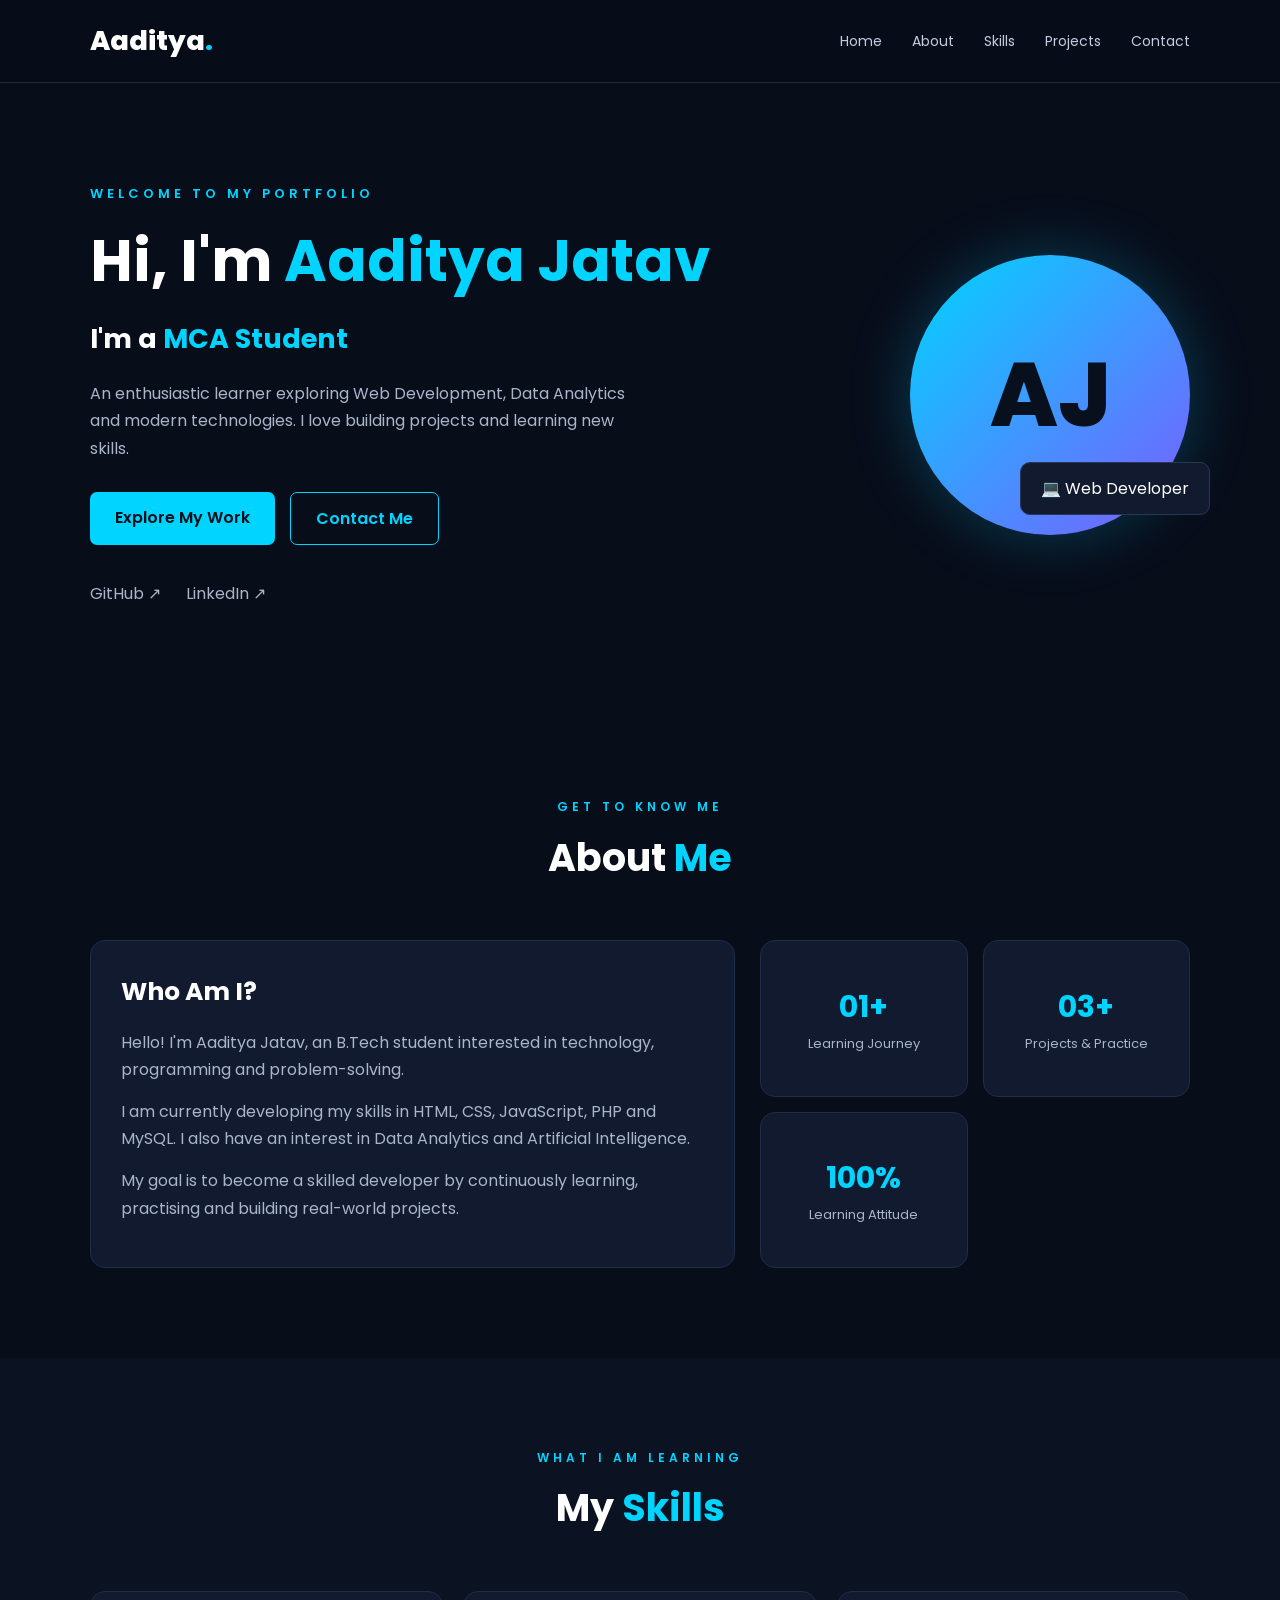
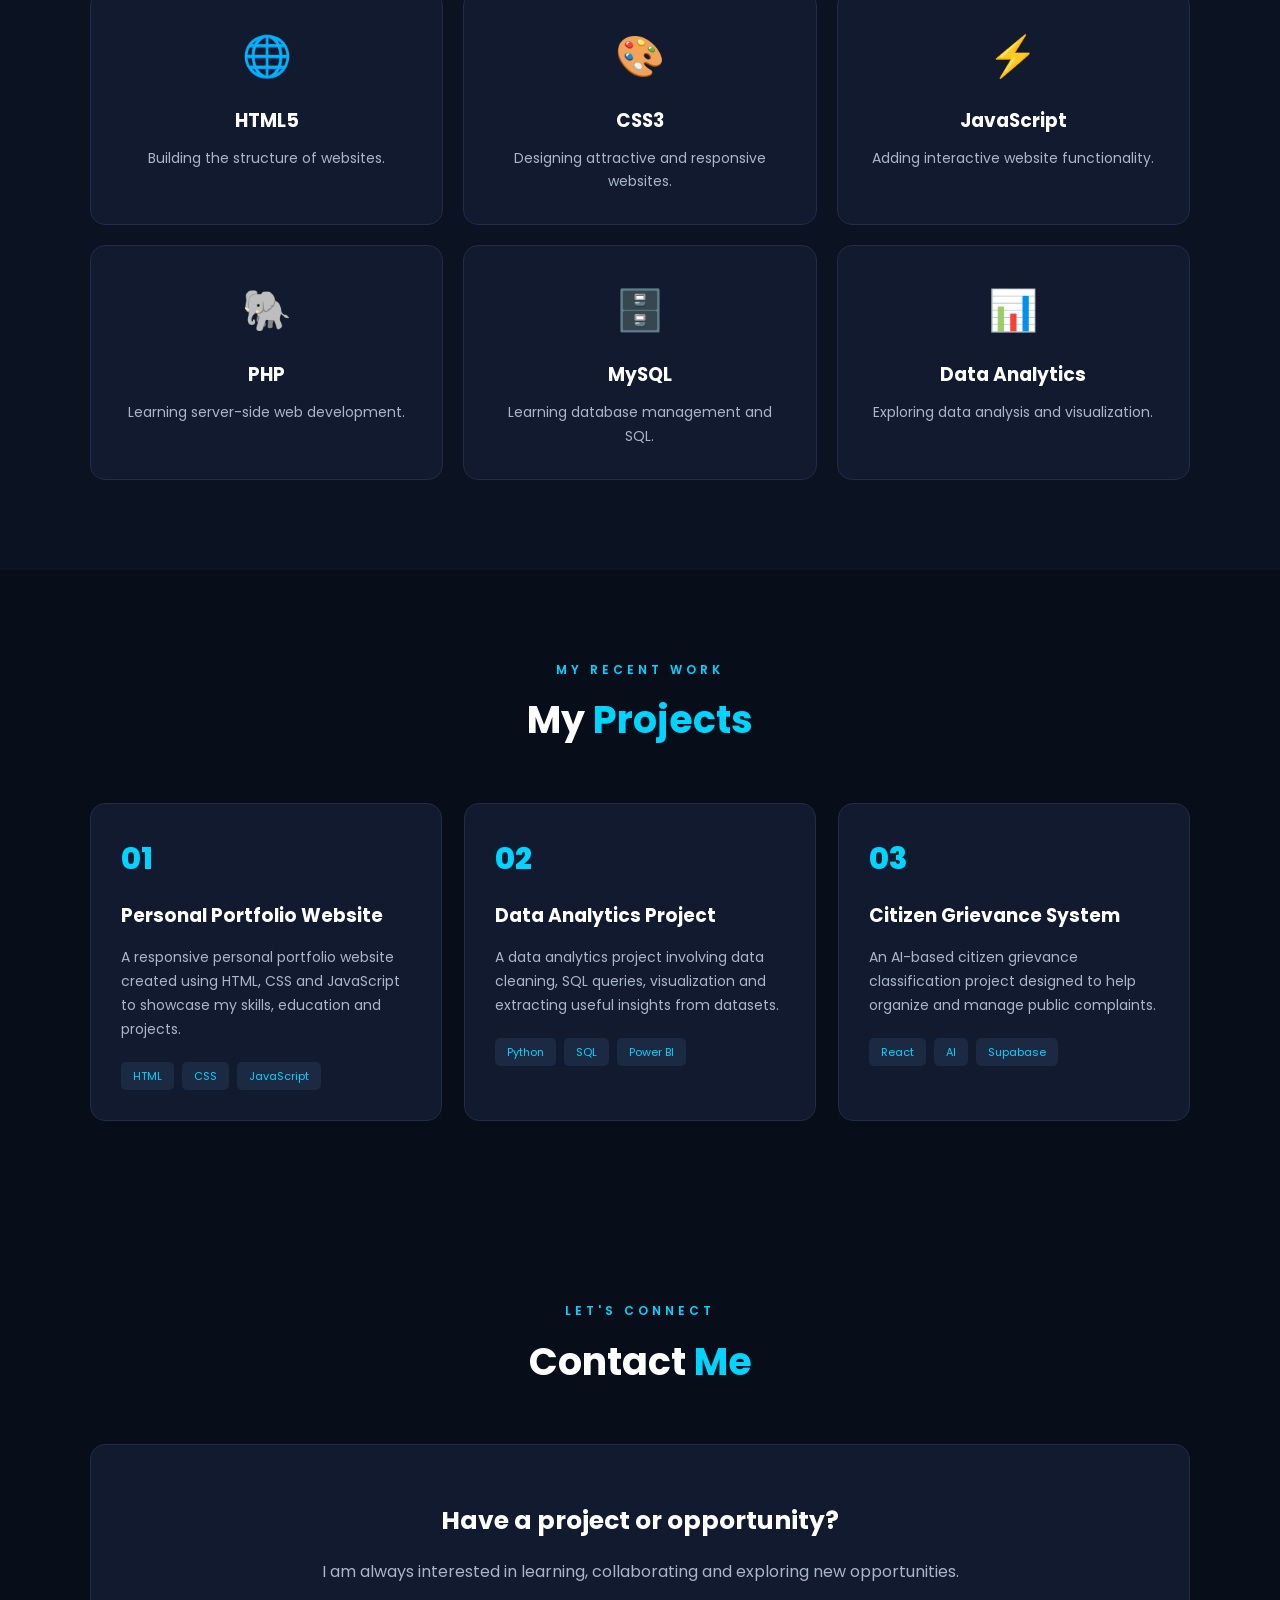
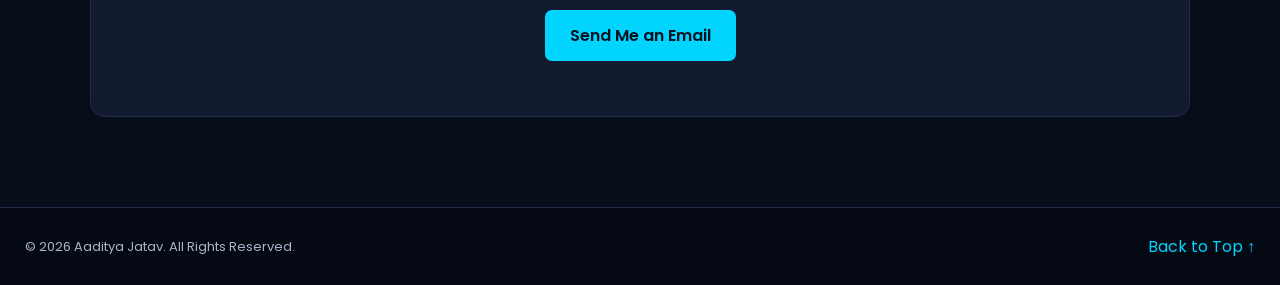
<file: index.html>
<!DOCTYPE html>
<html lang="en">
<head>
    <meta charset="UTF-8">
    <meta name="viewport" content="width=device-width, initial-scale=1.0">
    <title>Aaditya Jatav | Portfolio</title>

    <!-- CSS CONNECTION -->
    <link rel="stylesheet" href="./style.css">

    <!-- Google Fonts -->
    <link rel="preconnect" href="https://fonts.googleapis.com">
    <link rel="preconnect" href="https://fonts.gstatic.com" crossorigin>
    <link href="https://fonts.googleapis.com/css2?family=Poppins:wght@300;400;500;600;700;800&display=swap" rel="stylesheet">
</head>

<body>

    <!-- NAVIGATION -->
    <header>
        <nav class="navbar">
            <a href="#home" class="logo">Aaditya<span>.</span></a>

            <ul class="nav-links" id="navLinks">
                <li><a href="#home">Home</a></li>
                <li><a href="#about">About</a></li>
                <li><a href="#skills">Skills</a></li>
                <li><a href="#projects">Projects</a></li>
                <li><a href="#contact">Contact</a></li>
            </ul>

            <button class="menu-btn" id="menuBtn" aria-label="Toggle navigation">
                ☰
            </button>
        </nav>
    </header>

    <!-- HOME SECTION -->
    <section class="hero" id="home">

        <div class="hero-content">
            <p class="welcome">WELCOME TO MY PORTFOLIO</p>

            <h1>Hi, I'm <span>Aaditya Jatav</span></h1>

            <h2>I'm a <span id="typing">MCA Student</span></h2>

            <p class="hero-description">
                An enthusiastic learner exploring Web Development,
                Data Analytics and modern technologies.
                I love building projects and learning new skills.
            </p>

            <div class="hero-buttons">
                <a href="#projects" class="btn primary-btn">Explore My Work</a>
                <a href="#contact" class="btn secondary-btn">Contact Me</a>
            </div>

            <div class="social-links">
                <a href="https://github.com/Aditya12119" target="_blank">GitHub ↗</a>
                <a href="https://www.linkedin.com/" target="_blank">LinkedIn ↗</a>
            </div>
        </div>

        <div class="hero-image">
            <div class="profile-circle">
                <span>AJ</span>
            </div>
            <div class="floating-card">💻 Web Developer</div>
        </div>

    </section>

    <!-- ABOUT SECTION -->
    <section class="section about-section" id="about">

        <div class="section-heading">
            <p>GET TO KNOW ME</p>
            <h2>About <span>Me</span></h2>
        </div>

        <div class="about-content">
            <div class="about-card">
                <h3>Who Am I?</h3>

                <p>
                    Hello! I'm Aaditya Jatav, an B.Tech student interested
                    in technology, programming and problem-solving.
                </p>

                <p>
                    I am currently developing my skills in HTML, CSS,
                    JavaScript, PHP and MySQL. I also have an interest
                    in Data Analytics and Artificial Intelligence.
                </p>

                <p>
                    My goal is to become a skilled developer by
                    continuously learning, practising and building
                    real-world projects.
                </p>
            </div>

            <div class="about-stats">
                <div class="stat-card">
                    <h3>01+</h3>
                    <p>Learning Journey</p>
                </div>

                <div class="stat-card">
                    <h3>03+</h3>
                    <p>Projects & Practice</p>
                </div>

                <div class="stat-card">
                    <h3>100%</h3>
                    <p>Learning Attitude</p>
                </div>
            </div>
        </div>

    </section>

    <!-- SKILLS SECTION -->
    <section class="section skills-section" id="skills">

        <div class="section-heading">
            <p>WHAT I AM LEARNING</p>
            <h2>My <span>Skills</span></h2>
        </div>

        <div class="skills-grid">

            <div class="skill-card">
                <div class="skill-icon">🌐</div>
                <h3>HTML5</h3>
                <p>Building the structure of websites.</p>
            </div>

            <div class="skill-card">
                <div class="skill-icon">🎨</div>
                <h3>CSS3</h3>
                <p>Designing attractive and responsive websites.</p>
            </div>

            <div class="skill-card">
                <div class="skill-icon">⚡</div>
                <h3>JavaScript</h3>
                <p>Adding interactive website functionality.</p>
            </div>

            <div class="skill-card">
                <div class="skill-icon">🐘</div>
                <h3>PHP</h3>
                <p>Learning server-side web development.</p>
            </div>

            <div class="skill-card">
                <div class="skill-icon">🗄️</div>
                <h3>MySQL</h3>
                <p>Learning database management and SQL.</p>
            </div>

            <div class="skill-card">
                <div class="skill-icon">📊</div>
                <h3>Data Analytics</h3>
                <p>Exploring data analysis and visualization.</p>
            </div>

        </div>

    </section>

    <!-- PROJECTS SECTION -->
    <section class="section projects-section" id="projects">

        <div class="section-heading">
            <p>MY RECENT WORK</p>
            <h2>My <span>Projects</span></h2>
        </div>

        <div class="projects-grid">

            <div class="project-card">
                <div class="project-number">01</div>
                <h3>Personal Portfolio Website</h3>
                <p>
                    A responsive personal portfolio website created
                    using HTML, CSS and JavaScript to showcase my
                    skills, education and projects.
                </p>
                <div class="project-tags">
                    <span>HTML</span>
                    <span>CSS</span>
                    <span>JavaScript</span>
                </div>
            </div>

            <div class="project-card">
                <div class="project-number">02</div>
                <h3>Data Analytics Project</h3>
                <p>
                    A data analytics project involving data cleaning,
                    SQL queries, visualization and extracting useful
                    insights from datasets.
                </p>
                <div class="project-tags">
                    <span>Python</span>
                    <span>SQL</span>
                    <span>Power BI</span>
                </div>
            </div>

            <div class="project-card">
                <div class="project-number">03</div>
                <h3>Citizen Grievance System</h3>
                <p>
                    An AI-based citizen grievance classification
                    project designed to help organize and manage
                    public complaints.
                </p>
                <div class="project-tags">
                    <span>React</span>
                    <span>AI</span>
                    <span>Supabase</span>
                </div>
            </div>

        </div>

    </section>

    <!-- CONTACT SECTION -->
    <section class="section contact-section" id="contact">

        <div class="section-heading">
            <p>LET'S CONNECT</p>
            <h2>Contact <span>Me</span></h2>
        </div>

        <div class="contact-box">
            <h3>Have a project or opportunity?</h3>

            <p>
                I am always interested in learning, collaborating
                and exploring new opportunities.
            </p>

            <a href="mailto:your-email@example.com" class="btn primary-btn">
                Send Me an Email
            </a>
        </div>

    </section>

    <!-- FOOTER -->
    <footer>
        <p>© <span id="year"></span> Aaditya Jatav. All Rights Reserved.</p>
        <a href="#home">Back to Top ↑</a>
    </footer>

    <!-- JAVASCRIPT CONNECTION -->
    <script src="./script.js"></script>

</body>
</html>
</file>
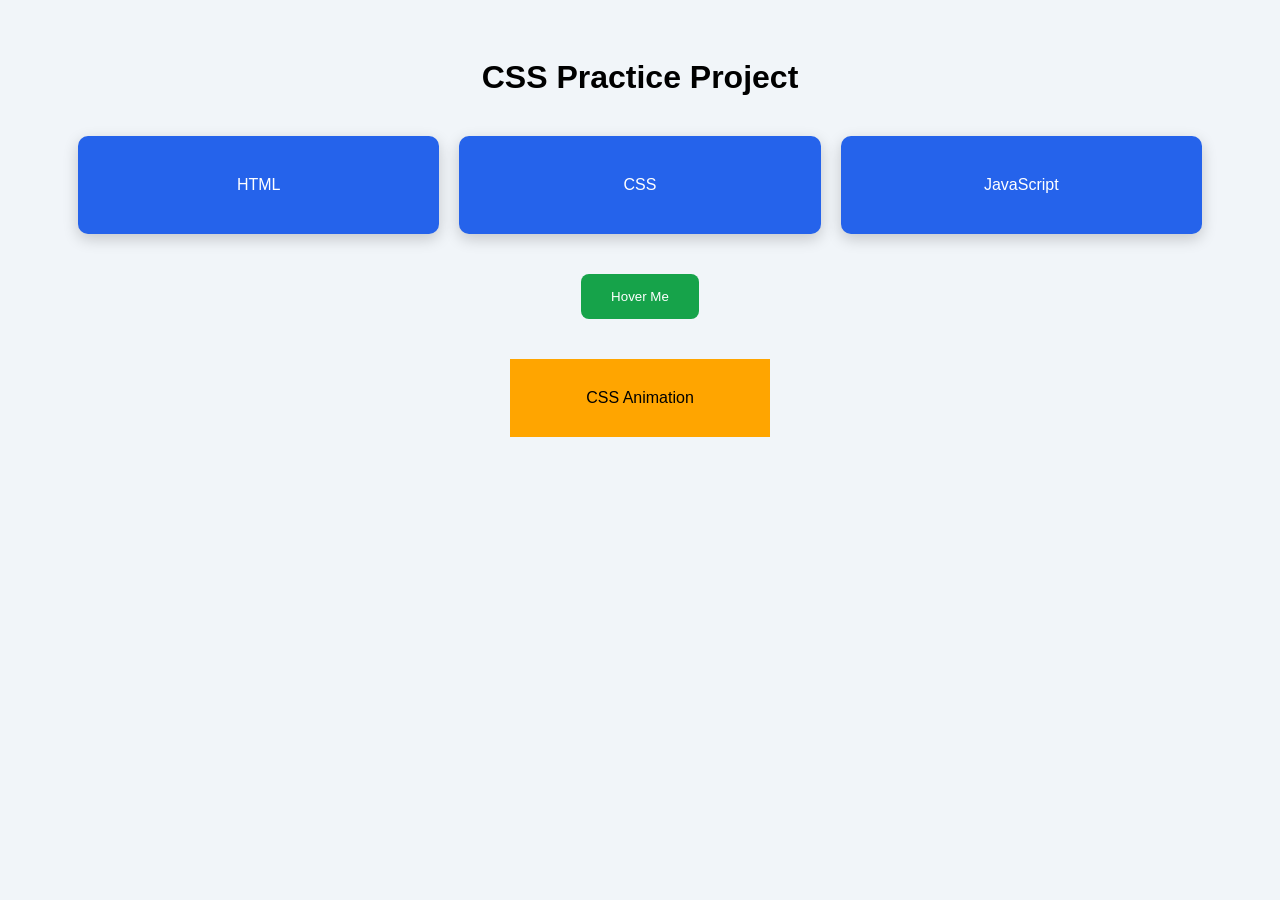
<file: css-practice.html>
<!DOCTYPE html>
<html lang="en">

<head>
    <title>CSS Practice</title>
    <link rel="stylesheet" href="css-practice.css">
</head>

<body>

    <h1>CSS Practice Project</h1>

    <div class="container">

        <div class="box">
            HTML
        </div>

        <div class="box">
            CSS
        </div>

        <div class="box">
            JavaScript
        </div>

    </div>

    <button class="btn">Hover Me</button>

    <div class="animation">
        CSS Animation
    </div>

</body>
</html>
</file>
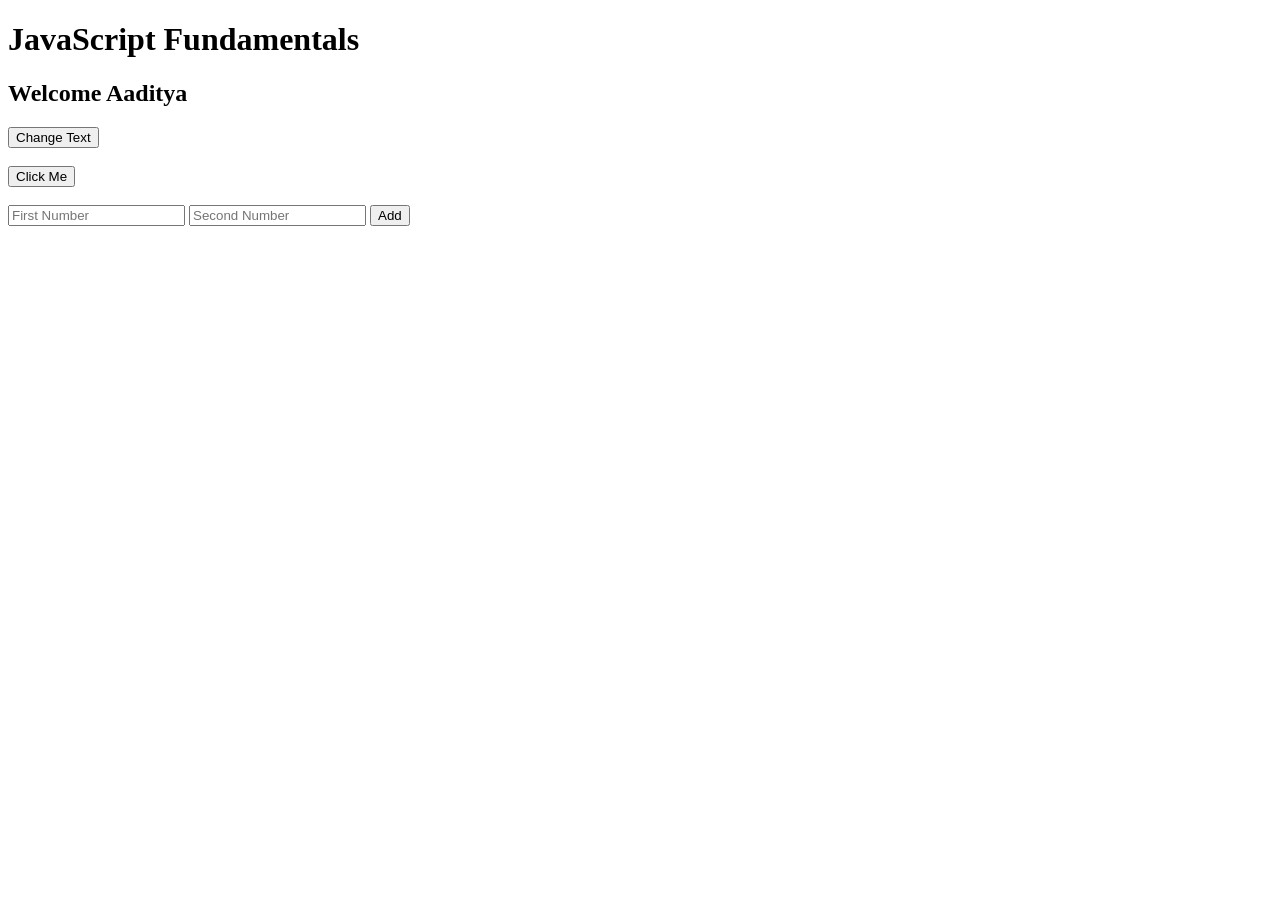
<file: javascript-practice.html>
<!DOCTYPE html>
<html>

<head>
    <title>JavaScript Practice</title>
</head>

<body>

    <h1>JavaScript Fundamentals</h1>

    <h2 id="heading">Welcome Aaditya</h2>

    <button onclick="changeText()">
        Change Text
    </button>

    <br><br>

    <button onclick="showMessage()">
        Click Me
    </button>

    <br><br>

    <input type="number" id="num1" placeholder="First Number">

    <input type="number" id="num2" placeholder="Second Number">

    <button onclick="addNumbers()">Add</button>

    <h3 id="result"></h3>

    <script>

        // Variables

        let name = "Aaditya";

        let age = 22;

        console.log(name);
        console.log(age);


        // Function

        function showMessage() {

            alert("Welcome to JavaScript!");

        }


        // DOM Manipulation

        function changeText() {

            document.getElementById("heading").innerHTML =
                "JavaScript is Working!";

        }


        // Addition Function

        function addNumbers() {

            let a = Number(document.getElementById("num1").value);

            let b = Number(document.getElementById("num2").value);

            let sum = a + b;

            document.getElementById("result").innerHTML =
                "Answer: " + sum;

        }


        // If Else

        let marks = 75;

        if (marks >= 40) {

            console.log("Pass");

        } else {

            console.log("Fail");

        }


        // For Loop

        for (let i = 1; i <= 5; i++) {

            console.log(i);

        }


        // Array

        let skills = ["HTML", "CSS", "JavaScript", "PHP"];

        console.log(skills);

        skills.forEach(function(skill) {

            console.log(skill);

        });


        // Event Handling

        document.addEventListener("keydown", function(event) {

            console.log("Key pressed:", event.key);

        });

    </script>

</body>

</html>
</file>
<file: style.css>
/* GENERAL SETTINGS */

* {
    margin: 0;
    padding: 0;
    box-sizing: border-box;
    scroll-behavior: smooth;
}

body {
    font-family: 'Poppins', sans-serif;
    background: #080d1a;
    color: #ffffff;
    line-height: 1.7;
}

:root {
    --primary: #00d4ff;
    --secondary: #7c5cff;
    --background: #080d1a;
    --card: #111a2e;
    --text: #aab5ca;
}

/* NAVIGATION */

header {
    width: 100%;
    position: sticky;
    top: 0;
    z-index: 1000;
    background: rgba(8, 13, 26, 0.95);
    backdrop-filter: blur(10px);
    border-bottom: 1px solid #202a40;
}

.navbar {
    max-width: 1150px;
    margin: auto;
    padding: 18px 25px;
    display: flex;
    justify-content: space-between;
    align-items: center;
}

.logo {
    color: white;
    font-size: 27px;
    font-weight: 800;
    text-decoration: none;
}

.logo span {
    color: var(--primary);
}

.nav-links {
    display: flex;
    gap: 30px;
    list-style: none;
}

.nav-links a {
    text-decoration: none;
    color: #c4cde0;
    font-size: 14px;
    transition: 0.3s;
}

.nav-links a:hover {
    color: var(--primary);
}

.menu-btn {
    display: none;
    background: none;
    color: white;
    border: none;
    font-size: 25px;
    cursor: pointer;
}

/* HERO SECTION */

.hero {
    max-width: 1150px;
    min-height: 620px;
    margin: auto;
    padding: 100px 25px;
    display: flex;
    align-items: center;
    justify-content: space-between;
    gap: 50px;
}

.hero-content {
    max-width: 650px;
}

.welcome {
    color: var(--primary);
    letter-spacing: 4px;
    font-size: 13px;
    font-weight: 600;
}

.hero h1 {
    font-size: clamp(35px, 5vw, 58px);
    line-height: 1.3;
    margin: 18px 0;
}

.hero h1 span,
.hero h2 span {
    color: var(--primary);
}

.hero h2 {
    font-size: 27px;
    margin-bottom: 18px;
}

.hero-description {
    color: var(--text);
    max-width: 550px;
    margin-bottom: 30px;
}

.hero-buttons {
    display: flex;
    flex-wrap: wrap;
    gap: 15px;
}

.btn {
    display: inline-block;
    padding: 12px 25px;
    border-radius: 7px;
    text-decoration: none;
    font-weight: 600;
    transition: 0.3s;
}

.primary-btn {
    background: var(--primary);
    color: #07111e;
}

.primary-btn:hover {
    background: white;
    transform: translateY(-4px);
}

.secondary-btn {
    border: 1px solid var(--primary);
    color: var(--primary);
}

.secondary-btn:hover {
    background: var(--primary);
    color: #07111e;
}

.social-links {
    display: flex;
    gap: 25px;
    margin-top: 35px;
}

.social-links a {
    color: var(--text);
    text-decoration: none;
    transition: 0.3s;
}

.social-links a:hover {
    color: var(--primary);
}

/* PROFILE DESIGN */

.hero-image {
    position: relative;
    display: flex;
    justify-content: center;
    align-items: center;
}

.profile-circle {
    width: 280px;
    height: 280px;
    border-radius: 50%;
    background: linear-gradient(135deg, var(--primary), var(--secondary));
    display: flex;
    justify-content: center;
    align-items: center;
    box-shadow: 0 0 60px rgba(0, 212, 255, 0.25);
    animation: float 4s ease-in-out infinite;
}

.profile-circle span {
    font-size: 90px;
    font-weight: 800;
    color: #08101d;
}

.floating-card {
    position: absolute;
    bottom: 20px;
    right: -20px;
    background: var(--card);
    padding: 12px 20px;
    border: 1px solid #293753;
    border-radius: 10px;
}

@keyframes float {
    0%, 100% {
        transform: translateY(0);
    }

    50% {
        transform: translateY(-15px);
    }
}

/* COMMON SECTION */

.section {
    padding: 90px 25px;
    max-width: 1150px;
    margin: auto;
}

.section-heading {
    text-align: center;
    margin-bottom: 50px;
}

.section-heading p {
    color: var(--primary);
    font-size: 12px;
    letter-spacing: 4px;
    font-weight: 600;
}

.section-heading h2 {
    font-size: 38px;
    margin-top: 8px;
}

.section-heading h2 span {
    color: var(--primary);
}

/* ABOUT */

.about-content {
    display: grid;
    grid-template-columns: 1.5fr 1fr;
    gap: 25px;
}

.about-card,
.stat-card {
    background: var(--card);
    padding: 30px;
    border-radius: 15px;
    border: 1px solid #202d47;
}

.about-card h3 {
    font-size: 25px;
    margin-bottom: 15px;
}

.about-card p {
    color: var(--text);
    margin-bottom: 15px;
}

.about-stats {
    display: grid;
    grid-template-columns: 1fr 1fr;
    gap: 15px;
}

.stat-card {
    display: flex;
    flex-direction: column;
    justify-content: center;
    text-align: center;
}

.stat-card h3 {
    font-size: 30px;
    color: var(--primary);
}

.stat-card p {
    color: var(--text);
    font-size: 13px;
}

/* SKILLS */

.skills-section {
    max-width: 100%;
    background: #0b1222;
}

.skills-grid {
    max-width: 1100px;
    margin: auto;
    display: grid;
    grid-template-columns: repeat(3, 1fr);
    gap: 20px;
}

.skill-card {
    background: var(--card);
    padding: 30px;
    text-align: center;
    border-radius: 15px;
    border: 1px solid #202d47;
    transition: 0.3s;
}

.skill-card:hover {
    transform: translateY(-8px);
    border-color: var(--primary);
}

.skill-icon {
    font-size: 40px;
    margin-bottom: 15px;
}

.skill-card h3 {
    margin-bottom: 10px;
}

.skill-card p {
    color: var(--text);
    font-size: 14px;
}

/* PROJECTS */

.projects-grid {
    display: grid;
    grid-template-columns: repeat(3, 1fr);
    gap: 22px;
}

.project-card {
    background: var(--card);
    padding: 30px;
    border-radius: 15px;
    border: 1px solid #202d47;
    transition: 0.3s;
}

.project-card:hover {
    transform: translateY(-8px);
    border-color: var(--primary);
}

.project-number {
    color: var(--primary);
    font-size: 30px;
    font-weight: 800;
    margin-bottom: 15px;
}

.project-card h3 {
    margin-bottom: 15px;
}

.project-card p {
    color: var(--text);
    font-size: 14px;
    margin-bottom: 20px;
}

.project-tags {
    display: flex;
    flex-wrap: wrap;
    gap: 8px;
}

.project-tags span {
    background: #1c2942;
    color: var(--primary);
    padding: 5px 12px;
    border-radius: 5px;
    font-size: 11px;
}

/* CONTACT */

.contact-box {
    background: var(--card);
    border: 1px solid #202d47;
    border-radius: 15px;
    text-align: center;
    padding: 55px 25px;
}

.contact-box h3 {
    font-size: 25px;
    margin-bottom: 15px;
}

.contact-box p {
    color: var(--text);
    margin-bottom: 25px;
}

/* FOOTER */

footer {
    padding: 25px;
    background: #050914;
    border-top: 1px solid #202d47;
    display: flex;
    justify-content: space-between;
    align-items: center;
    flex-wrap: wrap;
    gap: 15px;
}

footer p {
    color: var(--text);
    font-size: 13px;
}

footer a {
    color: var(--primary);
    text-decoration: none;
}

/* MOBILE RESPONSIVENESS */

@media (max-width: 768px) {

    .menu-btn {
        display: block;
    }

    .nav-links {
        display: none;
        position: absolute;
        top: 70px;
        left: 0;
        width: 100%;
        padding: 25px;
        background: #0b1222;
        flex-direction: column;
        text-align: center;
        gap: 20px;
    }

    .nav-links.active {
        display: flex;
    }

    .hero {
        flex-direction: column-reverse;
        text-align: center;
        padding-top: 60px;
    }

    .hero-buttons,
    .social-links {
        justify-content: center;
    }

    .profile-circle {
        width: 200px;
        height: 200px;
    }

    .profile-circle span {
        font-size: 65px;
    }

    .floating-card {
        right: -10px;
    }

    .about-content {
        grid-template-columns: 1fr;
    }

    .skills-grid,
    .projects-grid {
        grid-template-columns: 1fr;
    }

    .section-heading h2 {
        font-size: 30px;
    }

    footer {
        justify-content: center;
        text-align: center;
    }
}
</file>
<file: css-practice.css>
body {
    font-family: Arial;
    background: #f1f5f9;
    text-align: center;
    padding: 30px;
}

/* Flexbox */

.container {
    display: flex;
    justify-content: center;
    align-items: center;
    gap: 20px;
    flex-wrap: wrap;
    margin: 40px;
}

/* Box Styling */

.box {
    background: #2563eb;
    color: white;
    padding: 40px;
    border-radius: 10px;
    box-shadow: 0 5px 15px #00000030;
}

/* Hover Effect */

.btn {
    background: #16a34a;
    color: white;
    padding: 15px 30px;
    border: none;
    border-radius: 8px;
    cursor: pointer;
    transition: 0.4s;
}

.btn:hover {
    background: #14532d;
    transform: scale(1.1);
}

/* CSS Animation */

.animation {
    background: orange;
    padding: 30px;
    margin: 40px auto;
    width: 200px;
    animation: move 3s infinite alternate;
}

@keyframes move {
    from {
        transform: translateX(-50px);
    }

    to {
        transform: translateX(50px);
    }
}

/* Grid */

@media (min-width: 700px) {

    .container {
        display: grid;
        grid-template-columns: repeat(3, 1fr);
    }

}

/* Responsive */

@media (max-width: 600px) {

    h1 {
        font-size: 24px;
    }

    .box {
        width: 100%;
    }

}
</file>
